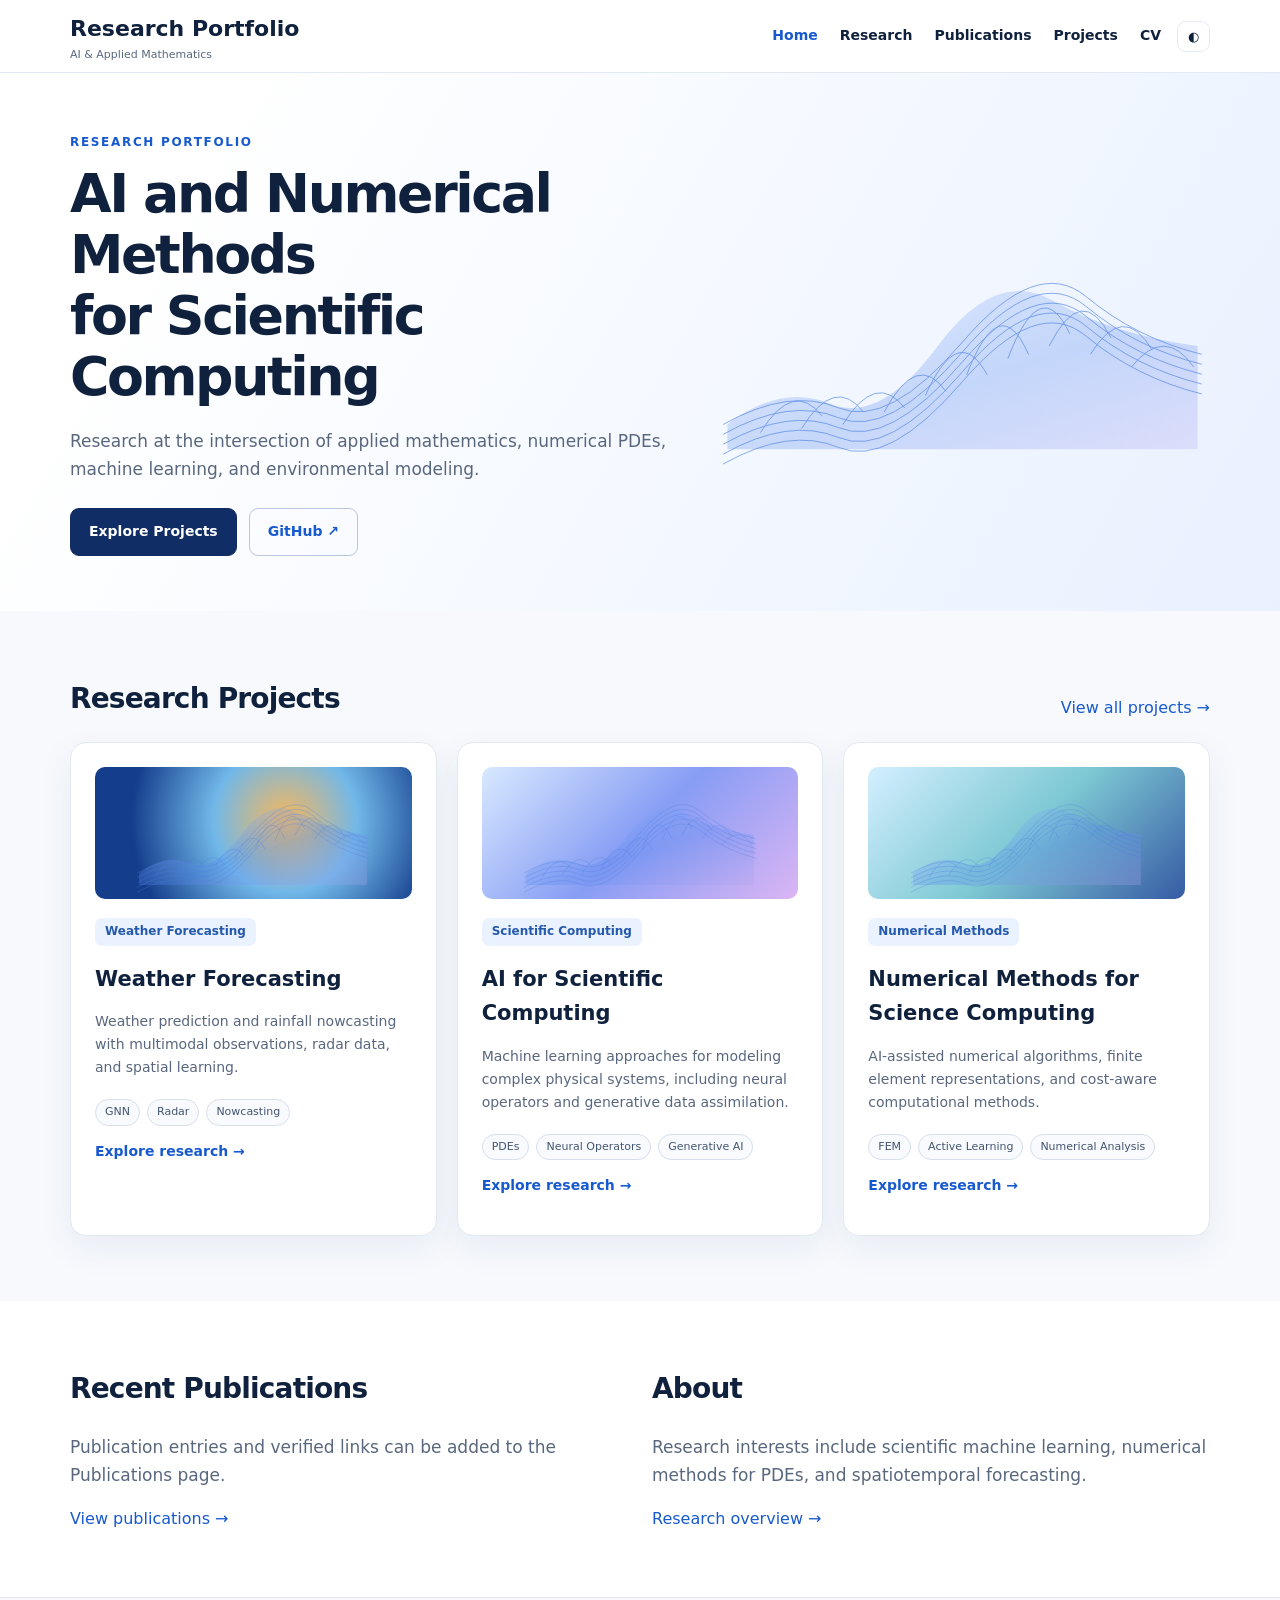
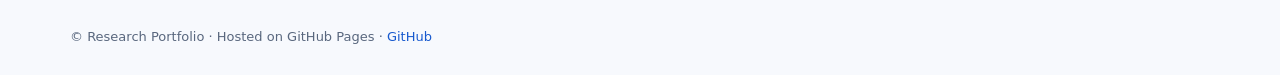
<file: index.html>
<!doctype html><html lang="en"><head><meta charset="utf-8"><meta name="viewport" content="width=device-width, initial-scale=1"><meta name="description" content="Research portfolio in weather forecasting, scientific computing and numerical methods."><title>Home | Research Portfolio</title><link rel="stylesheet" href="style.css"></head><body><header class="nav"><div class="container nav-inner"><a class="brand" href="index.html">Research Portfolio<small>AI &amp; Applied Mathematics</small></a><div class="nav-right"><nav class="nav-links" aria-label="Main navigation"><a class="active" href="index.html">Home</a><a class="" href="research.html">Research</a><a class="" href="publications.html">Publications</a><a class="" href="projects.html">Projects</a><a class="" href="cv.html">CV</a></nav><button class="theme-toggle" aria-label="Toggle dark mode" title="Toggle dark mode">◐</button></div></div></header><main><section class="hero"><div class="container hero-inner"><div><span class="eyebrow">Research portfolio</span><h1>AI and Numerical Methods<br>for Scientific Computing</h1><p class="lead">Research at the intersection of applied mathematics, numerical PDEs, machine learning, and environmental modeling.</p><div class="btns"><a class="btn primary" href="projects.html">Explore Projects</a><a class="btn" href="https://github.com/jslee777-code">GitHub ↗</a></div></div><div class="hero-art"><img src="assets/mesh.svg" alt="Stylized numerical surface mesh" style="width:100%"></div></div></section><section class="section"><div class="container"><div class="section-head"><h2>Research Projects</h2><a href="projects.html">View all projects →</a></div><div class="grid"><article class="card"><div class="card-art weather"><img src="assets/mesh.svg" alt="Abstract mathematical mesh visualization" style="height:100%;width:100%;object-fit:contain"></div><span class="tag">Weather Forecasting</span><h3>Weather Forecasting</h3><p>Weather prediction and rainfall nowcasting with multimodal observations, radar data, and spatial learning.</p><div class="pill-row"><span class="pill">GNN</span><span class="pill">Radar</span><span class="pill">Nowcasting</span></div><p><a class="mini-link" href="projects/weather-forecasting.html">Explore research →</a></p></article><article class="card"><div class="card-art science"><img src="assets/mesh.svg" alt="Abstract mathematical mesh visualization" style="height:100%;width:100%;object-fit:contain"></div><span class="tag">Scientific Computing</span><h3>AI for Scientific Computing</h3><p>Machine learning approaches for modeling complex physical systems, including neural operators and generative data assimilation.</p><div class="pill-row"><span class="pill">PDEs</span><span class="pill">Neural Operators</span><span class="pill">Generative AI</span></div><p><a class="mini-link" href="projects/scientific-computing.html">Explore research →</a></p></article><article class="card"><div class="card-art numeric"><img src="assets/mesh.svg" alt="Abstract mathematical mesh visualization" style="height:100%;width:100%;object-fit:contain"></div><span class="tag">Numerical Methods</span><h3>Numerical Methods for Science Computing</h3><p>AI-assisted numerical algorithms, finite element representations, and cost-aware computational methods.</p><div class="pill-row"><span class="pill">FEM</span><span class="pill">Active Learning</span><span class="pill">Numerical Analysis</span></div><p><a class="mini-link" href="projects/numerical-methods.html">Explore research →</a></p></article></div></div></section><section class="section alt"><div class="container two-col"><div><h2>Recent Publications</h2><p class="lead">Publication entries and verified links can be added to the Publications page.</p><a href="publications.html">View publications →</a></div><div><h2>About</h2><p class="lead">Research interests include scientific machine learning, numerical methods for PDEs, and spatiotemporal forecasting.</p><a href="research.html">Research overview →</a></div></div></section></main><footer class="footer"><div class="container">© Research Portfolio · Hosted on GitHub Pages · <a href="https://github.com/jslee777-code">GitHub</a></div></footer><script src="script.js"></script></body></html>
</file>
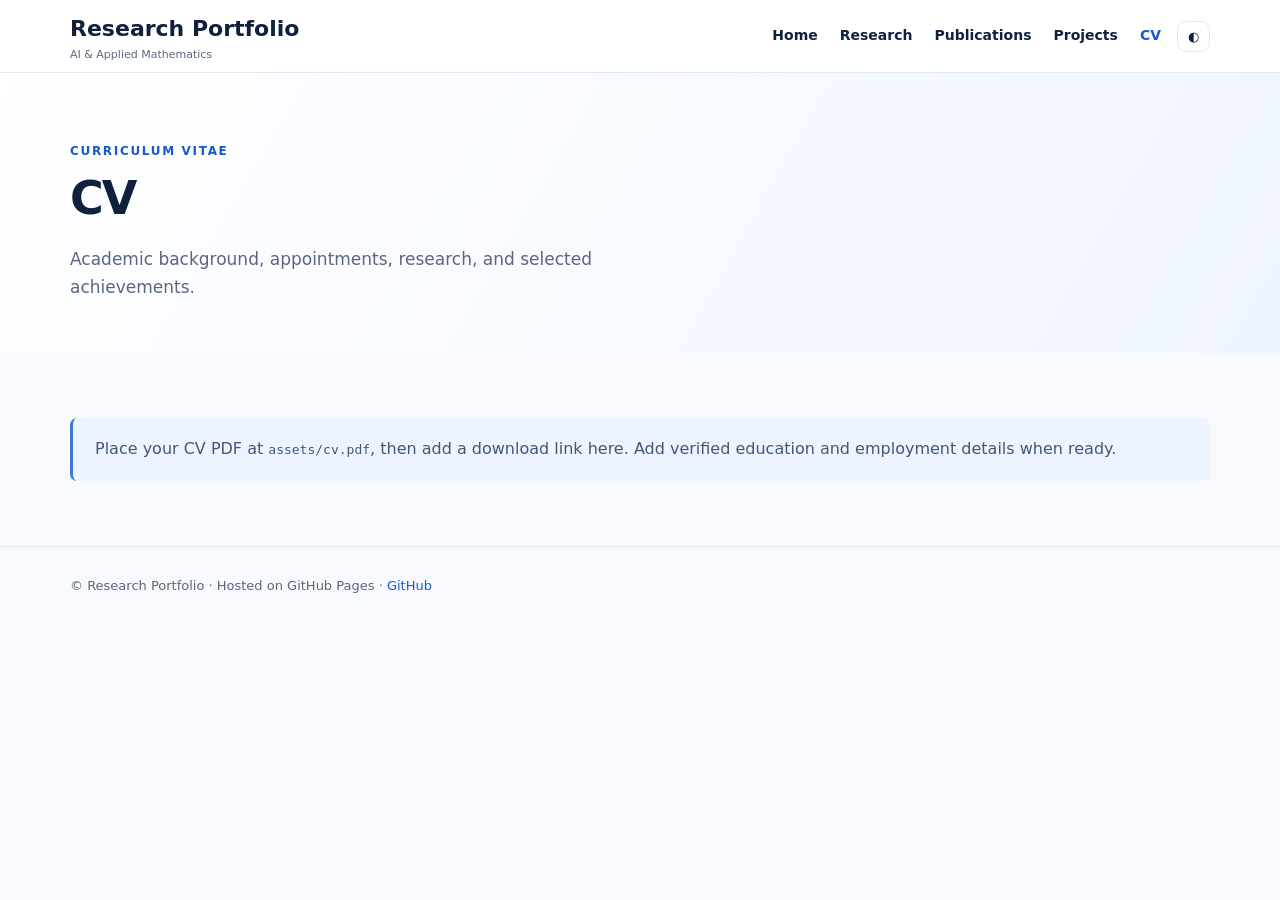
<file: cv.html>
<!doctype html><html lang="en"><head><meta charset="utf-8"><meta name="viewport" content="width=device-width, initial-scale=1"><meta name="description" content="Research portfolio in weather forecasting, scientific computing and numerical methods."><title>CV | Research Portfolio</title><link rel="stylesheet" href="style.css"></head><body><header class="nav"><div class="container nav-inner"><a class="brand" href="index.html">Research Portfolio<small>AI &amp; Applied Mathematics</small></a><div class="nav-right"><nav class="nav-links" aria-label="Main navigation"><a class="" href="index.html">Home</a><a class="" href="research.html">Research</a><a class="" href="publications.html">Publications</a><a class="" href="projects.html">Projects</a><a class="active" href="cv.html">CV</a></nav><button class="theme-toggle" aria-label="Toggle dark mode" title="Toggle dark mode">◐</button></div></div></header><main><section class="page-hero"><div class="container"><span class="eyebrow">Curriculum Vitae</span><h1>CV</h1><p class="lead">Academic background, appointments, research, and selected achievements.</p></div></section><section class="section"><div class="container"><div class="note">Place your CV PDF at <code>assets/cv.pdf</code>, then add a download link here. Add verified education and employment details when ready.</div></div></section></main><footer class="footer"><div class="container">© Research Portfolio · Hosted on GitHub Pages · <a href="https://github.com/jslee777-code">GitHub</a></div></footer><script src="script.js"></script></body></html>
</file>
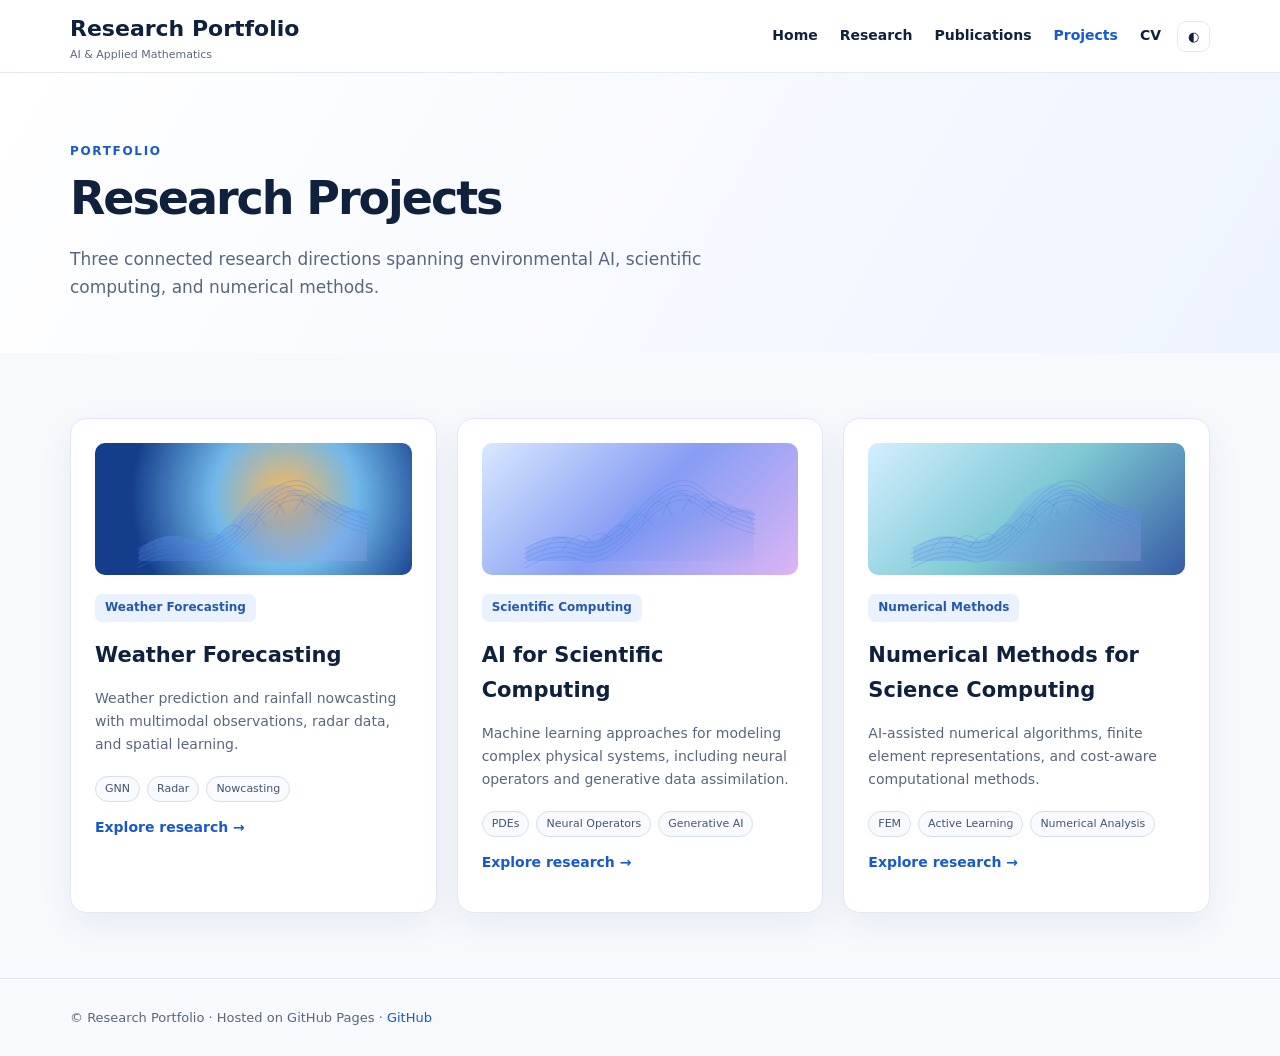
<file: projects.html>
<!doctype html><html lang="en"><head><meta charset="utf-8"><meta name="viewport" content="width=device-width, initial-scale=1"><meta name="description" content="Research portfolio in weather forecasting, scientific computing and numerical methods."><title>Projects | Research Portfolio</title><link rel="stylesheet" href="style.css"></head><body><header class="nav"><div class="container nav-inner"><a class="brand" href="index.html">Research Portfolio<small>AI &amp; Applied Mathematics</small></a><div class="nav-right"><nav class="nav-links" aria-label="Main navigation"><a class="" href="index.html">Home</a><a class="" href="research.html">Research</a><a class="" href="publications.html">Publications</a><a class="active" href="projects.html">Projects</a><a class="" href="cv.html">CV</a></nav><button class="theme-toggle" aria-label="Toggle dark mode" title="Toggle dark mode">◐</button></div></div></header><main><section class="page-hero"><div class="container"><span class="eyebrow">Portfolio</span><h1>Research Projects</h1><p class="lead">Three connected research directions spanning environmental AI, scientific computing, and numerical methods.</p></div></section><section class="section"><div class="container"><div class="grid"><article class="card"><div class="card-art weather"><img src="assets/mesh.svg" alt="Abstract mathematical mesh visualization" style="height:100%;width:100%;object-fit:contain"></div><span class="tag">Weather Forecasting</span><h3>Weather Forecasting</h3><p>Weather prediction and rainfall nowcasting with multimodal observations, radar data, and spatial learning.</p><div class="pill-row"><span class="pill">GNN</span><span class="pill">Radar</span><span class="pill">Nowcasting</span></div><p><a class="mini-link" href="projects/weather-forecasting.html">Explore research →</a></p></article><article class="card"><div class="card-art science"><img src="assets/mesh.svg" alt="Abstract mathematical mesh visualization" style="height:100%;width:100%;object-fit:contain"></div><span class="tag">Scientific Computing</span><h3>AI for Scientific Computing</h3><p>Machine learning approaches for modeling complex physical systems, including neural operators and generative data assimilation.</p><div class="pill-row"><span class="pill">PDEs</span><span class="pill">Neural Operators</span><span class="pill">Generative AI</span></div><p><a class="mini-link" href="projects/scientific-computing.html">Explore research →</a></p></article><article class="card"><div class="card-art numeric"><img src="assets/mesh.svg" alt="Abstract mathematical mesh visualization" style="height:100%;width:100%;object-fit:contain"></div><span class="tag">Numerical Methods</span><h3>Numerical Methods for Science Computing</h3><p>AI-assisted numerical algorithms, finite element representations, and cost-aware computational methods.</p><div class="pill-row"><span class="pill">FEM</span><span class="pill">Active Learning</span><span class="pill">Numerical Analysis</span></div><p><a class="mini-link" href="projects/numerical-methods.html">Explore research →</a></p></article></div></div></section></main><footer class="footer"><div class="container">© Research Portfolio · Hosted on GitHub Pages · <a href="https://github.com/jslee777-code">GitHub</a></div></footer><script src="script.js"></script></body></html>
</file>
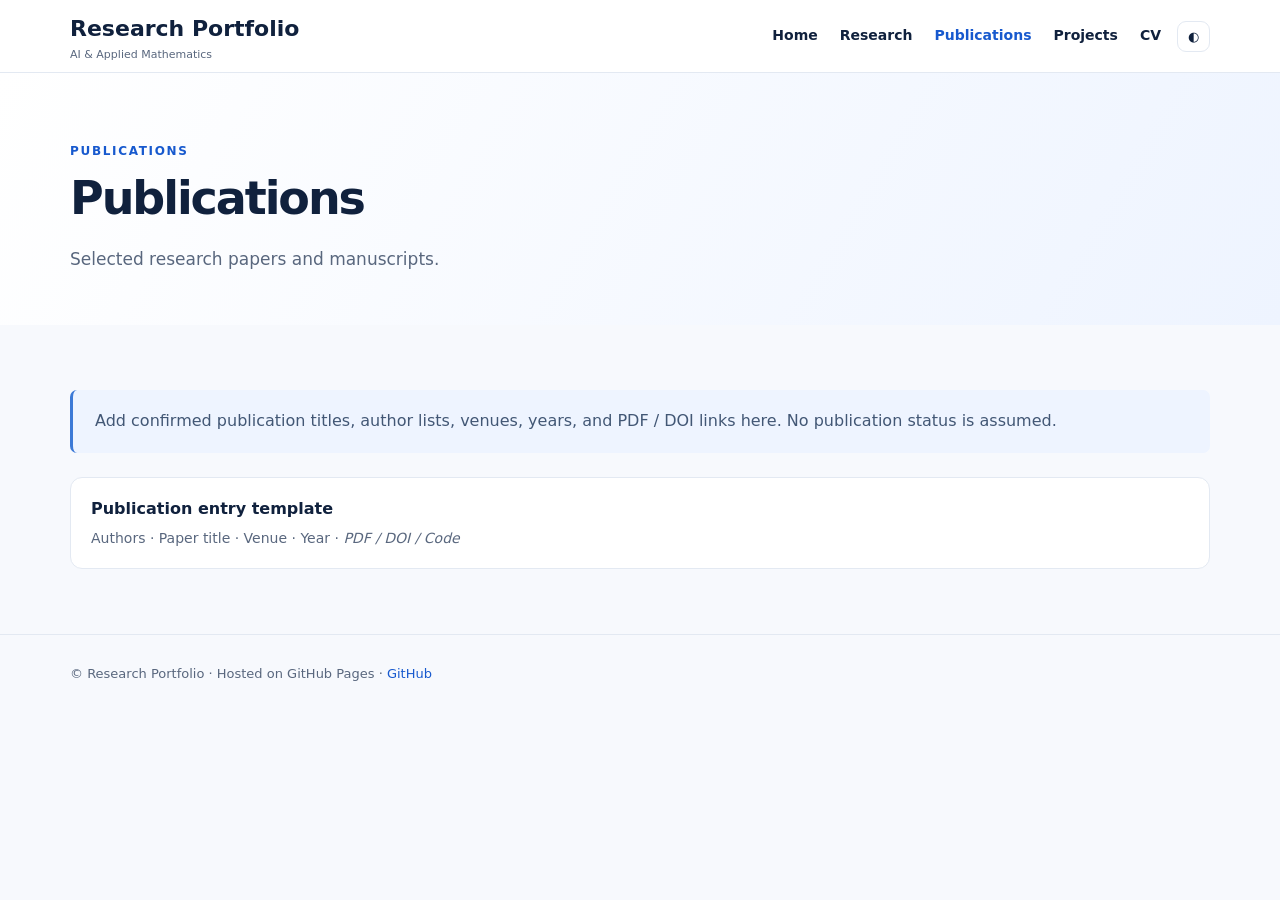
<file: publications.html>
<!doctype html><html lang="en"><head><meta charset="utf-8"><meta name="viewport" content="width=device-width, initial-scale=1"><meta name="description" content="Research portfolio in weather forecasting, scientific computing and numerical methods."><title>Publications | Research Portfolio</title><link rel="stylesheet" href="style.css"></head><body><header class="nav"><div class="container nav-inner"><a class="brand" href="index.html">Research Portfolio<small>AI &amp; Applied Mathematics</small></a><div class="nav-right"><nav class="nav-links" aria-label="Main navigation"><a class="" href="index.html">Home</a><a class="" href="research.html">Research</a><a class="active" href="publications.html">Publications</a><a class="" href="projects.html">Projects</a><a class="" href="cv.html">CV</a></nav><button class="theme-toggle" aria-label="Toggle dark mode" title="Toggle dark mode">◐</button></div></div></header><main><section class="page-hero"><div class="container"><span class="eyebrow">Publications</span><h1>Publications</h1><p class="lead">Selected research papers and manuscripts.</p></div></section><section class="section"><div class="container"><div class="note">Add confirmed publication titles, author lists, venues, years, and PDF / DOI links here. No publication status is assumed.</div><div class="list" style="margin-top:24px"><div class="list-item"><strong>Publication entry template</strong><p>Authors · Paper title · Venue · Year · <em>PDF / DOI / Code</em></p></div></div></div></section></main><footer class="footer"><div class="container">© Research Portfolio · Hosted on GitHub Pages · <a href="https://github.com/jslee777-code">GitHub</a></div></footer><script src="script.js"></script></body></html>
</file>
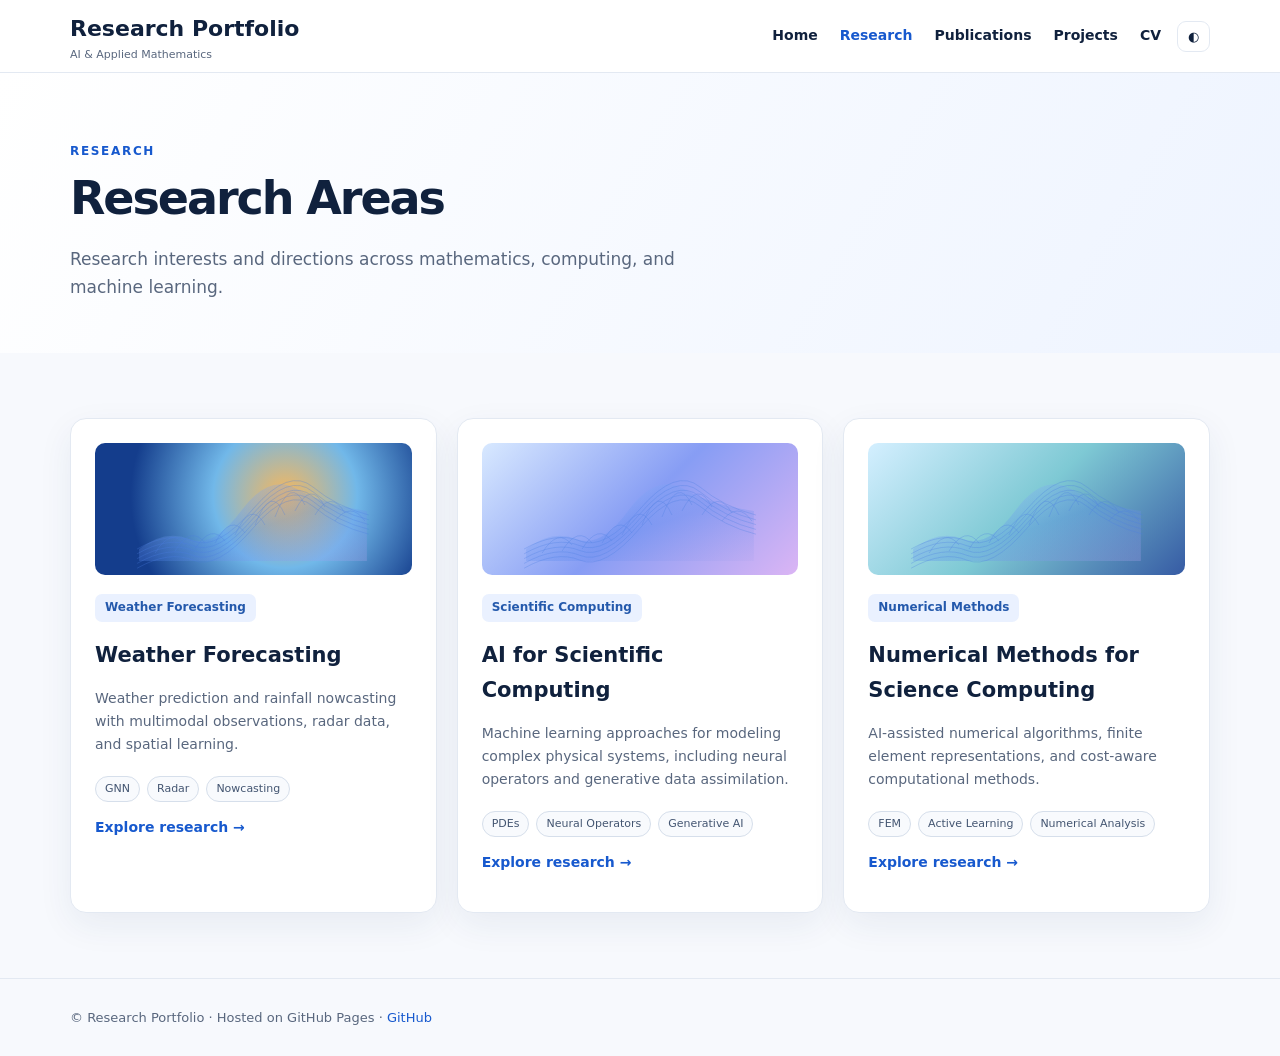
<file: research.html>
<!doctype html><html lang="en"><head><meta charset="utf-8"><meta name="viewport" content="width=device-width, initial-scale=1"><meta name="description" content="Research portfolio in weather forecasting, scientific computing and numerical methods."><title>Research | Research Portfolio</title><link rel="stylesheet" href="style.css"></head><body><header class="nav"><div class="container nav-inner"><a class="brand" href="index.html">Research Portfolio<small>AI &amp; Applied Mathematics</small></a><div class="nav-right"><nav class="nav-links" aria-label="Main navigation"><a class="" href="index.html">Home</a><a class="active" href="research.html">Research</a><a class="" href="publications.html">Publications</a><a class="" href="projects.html">Projects</a><a class="" href="cv.html">CV</a></nav><button class="theme-toggle" aria-label="Toggle dark mode" title="Toggle dark mode">◐</button></div></div></header><main><section class="page-hero"><div class="container"><span class="eyebrow">Research</span><h1>Research Areas</h1><p class="lead">Research interests and directions across mathematics, computing, and machine learning.</p></div></section><section class="section"><div class="container"><div class="grid"><article class="card"><div class="card-art weather"><img src="assets/mesh.svg" alt="Abstract mathematical mesh visualization" style="height:100%;width:100%;object-fit:contain"></div><span class="tag">Weather Forecasting</span><h3>Weather Forecasting</h3><p>Weather prediction and rainfall nowcasting with multimodal observations, radar data, and spatial learning.</p><div class="pill-row"><span class="pill">GNN</span><span class="pill">Radar</span><span class="pill">Nowcasting</span></div><p><a class="mini-link" href="projects/weather-forecasting.html">Explore research →</a></p></article><article class="card"><div class="card-art science"><img src="assets/mesh.svg" alt="Abstract mathematical mesh visualization" style="height:100%;width:100%;object-fit:contain"></div><span class="tag">Scientific Computing</span><h3>AI for Scientific Computing</h3><p>Machine learning approaches for modeling complex physical systems, including neural operators and generative data assimilation.</p><div class="pill-row"><span class="pill">PDEs</span><span class="pill">Neural Operators</span><span class="pill">Generative AI</span></div><p><a class="mini-link" href="projects/scientific-computing.html">Explore research →</a></p></article><article class="card"><div class="card-art numeric"><img src="assets/mesh.svg" alt="Abstract mathematical mesh visualization" style="height:100%;width:100%;object-fit:contain"></div><span class="tag">Numerical Methods</span><h3>Numerical Methods for Science Computing</h3><p>AI-assisted numerical algorithms, finite element representations, and cost-aware computational methods.</p><div class="pill-row"><span class="pill">FEM</span><span class="pill">Active Learning</span><span class="pill">Numerical Analysis</span></div><p><a class="mini-link" href="projects/numerical-methods.html">Explore research →</a></p></article></div></div></section></main><footer class="footer"><div class="container">© Research Portfolio · Hosted on GitHub Pages · <a href="https://github.com/jslee777-code">GitHub</a></div></footer><script src="script.js"></script></body></html>
</file>
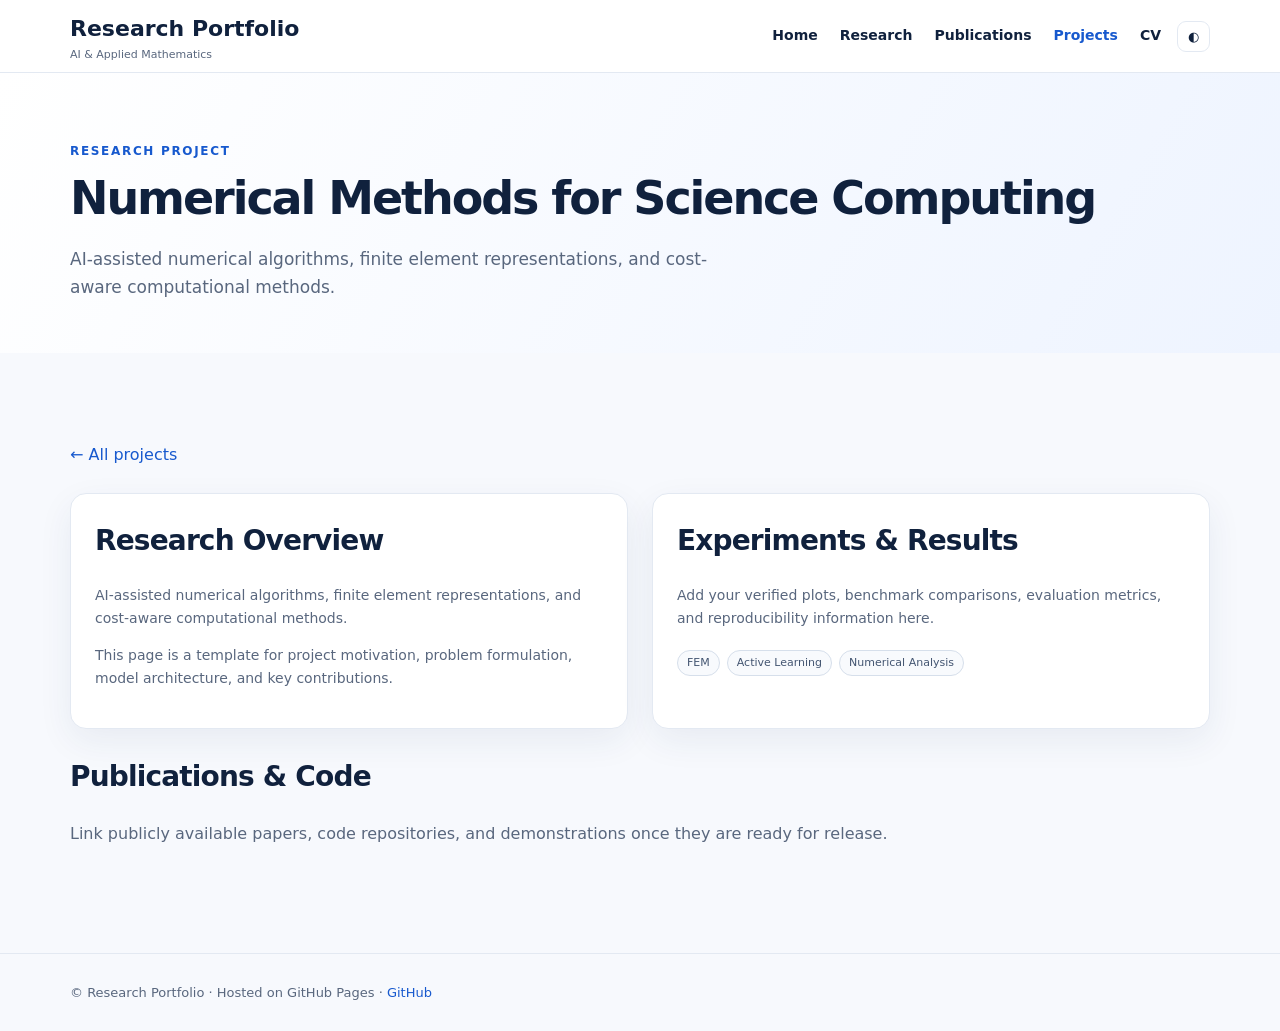
<file: projects/numerical-methods.html>
<!doctype html><html lang="en"><head><meta charset="utf-8"><meta name="viewport" content="width=device-width, initial-scale=1"><meta name="description" content="Research portfolio in weather forecasting, scientific computing and numerical methods."><title>Numerical Methods for Science Computing | Research Portfolio</title><link rel="stylesheet" href="../style.css"></head><body><header class="nav"><div class="container nav-inner"><a class="brand" href="../index.html">Research Portfolio<small>AI &amp; Applied Mathematics</small></a><div class="nav-right"><nav class="nav-links" aria-label="Main navigation"><a class="" href="../index.html">Home</a><a class="" href="../research.html">Research</a><a class="" href="../publications.html">Publications</a><a class="active" href="../projects.html">Projects</a><a class="" href="../cv.html">CV</a></nav><button class="theme-toggle" aria-label="Toggle dark mode" title="Toggle dark mode">◐</button></div></div></header><main><section class="page-hero"><div class="container"><span class="eyebrow">Research project</span><h1>Numerical Methods for Science Computing</h1><p class="lead">AI-assisted numerical algorithms, finite element representations, and cost-aware computational methods.</p></div></section><section class="section"><div class="container"><a class="back" href="../projects.html">← All projects</a><div class="two-col"><div class="card"><h2>Research Overview</h2><p>AI-assisted numerical algorithms, finite element representations, and cost-aware computational methods.</p><p>This page is a template for project motivation, problem formulation, model architecture, and key contributions.</p></div><div class="card"><h2>Experiments &amp; Results</h2><p>Add your verified plots, benchmark comparisons, evaluation metrics, and reproducibility information here.</p><div class="pill-row"><span class="pill">FEM</span><span class="pill">Active Learning</span><span class="pill">Numerical Analysis</span></div></div></div><div class="detail-section"><h2>Publications &amp; Code</h2><p>Link publicly available papers, code repositories, and demonstrations once they are ready for release.</p></div></div></section></main><footer class="footer"><div class="container">© Research Portfolio · Hosted on GitHub Pages · <a href="https://github.com/jslee777-code">GitHub</a></div></footer><script src="../script.js"></script></body></html>
</file>
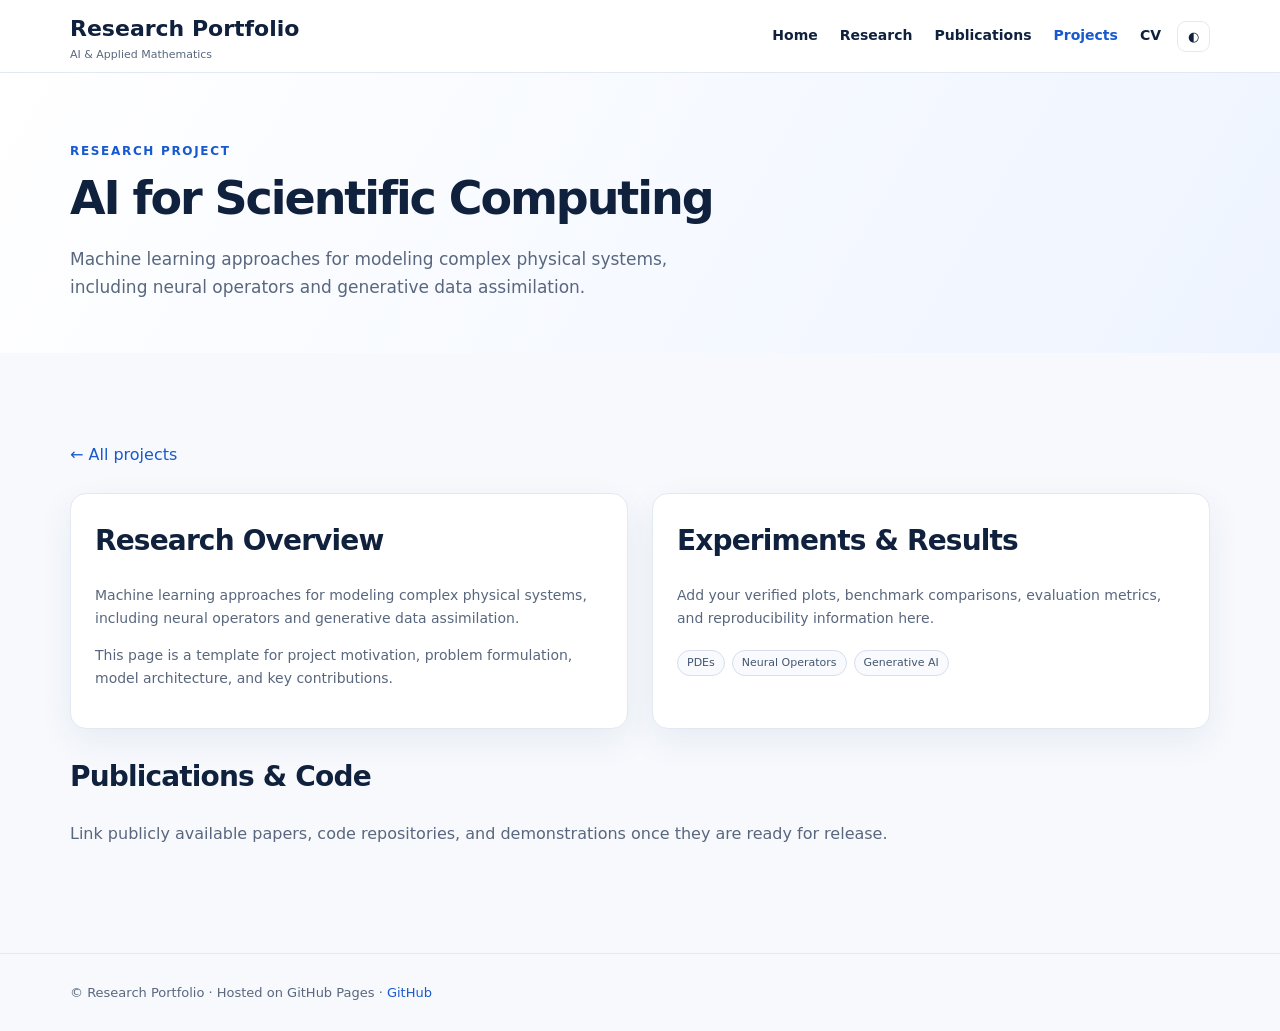
<file: projects/scientific-computing.html>
<!doctype html><html lang="en"><head><meta charset="utf-8"><meta name="viewport" content="width=device-width, initial-scale=1"><meta name="description" content="Research portfolio in weather forecasting, scientific computing and numerical methods."><title>AI for Scientific Computing | Research Portfolio</title><link rel="stylesheet" href="../style.css"></head><body><header class="nav"><div class="container nav-inner"><a class="brand" href="../index.html">Research Portfolio<small>AI &amp; Applied Mathematics</small></a><div class="nav-right"><nav class="nav-links" aria-label="Main navigation"><a class="" href="../index.html">Home</a><a class="" href="../research.html">Research</a><a class="" href="../publications.html">Publications</a><a class="active" href="../projects.html">Projects</a><a class="" href="../cv.html">CV</a></nav><button class="theme-toggle" aria-label="Toggle dark mode" title="Toggle dark mode">◐</button></div></div></header><main><section class="page-hero"><div class="container"><span class="eyebrow">Research project</span><h1>AI for Scientific Computing</h1><p class="lead">Machine learning approaches for modeling complex physical systems, including neural operators and generative data assimilation.</p></div></section><section class="section"><div class="container"><a class="back" href="../projects.html">← All projects</a><div class="two-col"><div class="card"><h2>Research Overview</h2><p>Machine learning approaches for modeling complex physical systems, including neural operators and generative data assimilation.</p><p>This page is a template for project motivation, problem formulation, model architecture, and key contributions.</p></div><div class="card"><h2>Experiments &amp; Results</h2><p>Add your verified plots, benchmark comparisons, evaluation metrics, and reproducibility information here.</p><div class="pill-row"><span class="pill">PDEs</span><span class="pill">Neural Operators</span><span class="pill">Generative AI</span></div></div></div><div class="detail-section"><h2>Publications &amp; Code</h2><p>Link publicly available papers, code repositories, and demonstrations once they are ready for release.</p></div></div></section></main><footer class="footer"><div class="container">© Research Portfolio · Hosted on GitHub Pages · <a href="https://github.com/jslee777-code">GitHub</a></div></footer><script src="../script.js"></script></body></html>
</file>
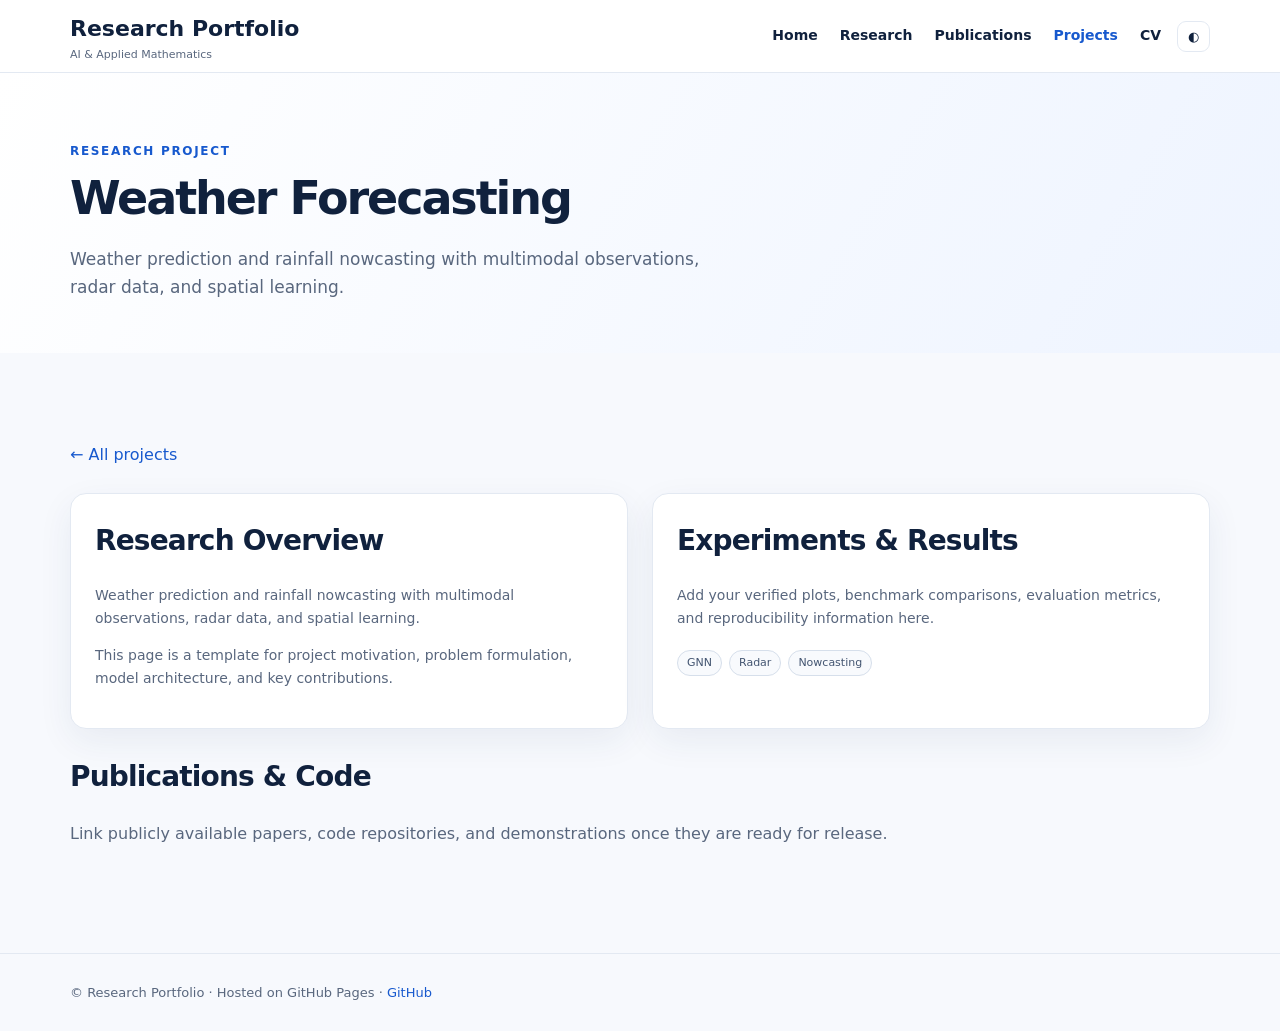
<file: projects/weather-forecasting.html>
<!doctype html><html lang="en"><head><meta charset="utf-8"><meta name="viewport" content="width=device-width, initial-scale=1"><meta name="description" content="Research portfolio in weather forecasting, scientific computing and numerical methods."><title>Weather Forecasting | Research Portfolio</title><link rel="stylesheet" href="../style.css"></head><body><header class="nav"><div class="container nav-inner"><a class="brand" href="../index.html">Research Portfolio<small>AI &amp; Applied Mathematics</small></a><div class="nav-right"><nav class="nav-links" aria-label="Main navigation"><a class="" href="../index.html">Home</a><a class="" href="../research.html">Research</a><a class="" href="../publications.html">Publications</a><a class="active" href="../projects.html">Projects</a><a class="" href="../cv.html">CV</a></nav><button class="theme-toggle" aria-label="Toggle dark mode" title="Toggle dark mode">◐</button></div></div></header><main><section class="page-hero"><div class="container"><span class="eyebrow">Research project</span><h1>Weather Forecasting</h1><p class="lead">Weather prediction and rainfall nowcasting with multimodal observations, radar data, and spatial learning.</p></div></section><section class="section"><div class="container"><a class="back" href="../projects.html">← All projects</a><div class="two-col"><div class="card"><h2>Research Overview</h2><p>Weather prediction and rainfall nowcasting with multimodal observations, radar data, and spatial learning.</p><p>This page is a template for project motivation, problem formulation, model architecture, and key contributions.</p></div><div class="card"><h2>Experiments &amp; Results</h2><p>Add your verified plots, benchmark comparisons, evaluation metrics, and reproducibility information here.</p><div class="pill-row"><span class="pill">GNN</span><span class="pill">Radar</span><span class="pill">Nowcasting</span></div></div></div><div class="detail-section"><h2>Publications &amp; Code</h2><p>Link publicly available papers, code repositories, and demonstrations once they are ready for release.</p></div></div></section></main><footer class="footer"><div class="container">© Research Portfolio · Hosted on GitHub Pages · <a href="https://github.com/jslee777-code">GitHub</a></div></footer><script src="../script.js"></script></body></html>
</file>
<file: style.css>
:root{--ink:#10213d;--muted:#59677e;--blue:#1759ce;--line:#e3e9f2;--bg:#f7f9fd;--card:#fff;--shadow:0 12px 35px rgba(28,55,94,.07)}*{box-sizing:border-box}html{scroll-behavior:smooth}body{margin:0;font-family:Inter,ui-sans-serif,system-ui,-apple-system,Segoe UI,sans-serif;background:var(--bg);color:var(--ink);line-height:1.65}a{color:var(--blue);text-decoration:none}a:hover{text-decoration:underline}.container{width:min(1140px,calc(100% - 40px));margin:auto}.nav{background:rgba(255,255,255,.96);border-bottom:1px solid var(--line);position:sticky;top:0;z-index:10}.nav-inner{min-height:72px;display:flex;align-items:center;justify-content:space-between;gap:24px}.brand{font-size:22px;font-weight:800;color:var(--ink)}.brand small{display:block;font-size:11px;font-weight:500;color:var(--muted);line-height:1.2}.nav-links{display:flex;flex-wrap:wrap;gap:22px}.nav-links a{color:var(--ink);font-size:14px;font-weight:600}.nav-links a:hover,.nav-links a.active{color:var(--blue)}.hero{background:linear-gradient(120deg,#fff 15%,#e9f1ff 100%);overflow:hidden}.hero-inner{display:grid;grid-template-columns:1.1fr .9fr;align-items:center;gap:40px;min-height:395px;padding:55px 0}.eyebrow{font-size:12px;font-weight:800;letter-spacing:.14em;text-transform:uppercase;color:var(--blue)}h1{font-size:clamp(34px,4.2vw,55px);line-height:1.13;letter-spacing:-.045em;margin:10px 0 20px}h2{font-size:28px;letter-spacing:-.03em;margin:0 0 20px}h3{margin:0 0 8px;font-size:21px}.lead{font-size:17px;color:var(--muted);max-width:650px}.btns{display:flex;gap:12px;flex-wrap:wrap;margin-top:25px}.btn{display:inline-block;padding:11px 18px;border-radius:9px;font-size:14px;font-weight:700;border:1px solid #b8c7df}.btn.primary{background:#112d65;color:#fff;border-color:#112d65}.hero-art{height:280px;position:relative;display:grid;place-items:center}.hero-art svg{width:100%;height:100%}.section{padding:65px 0}.section.alt{background:#fff}.section-head{display:flex;justify-content:space-between;align-items:center;gap:15px}.grid{display:grid;grid-template-columns:repeat(3,minmax(0,1fr));gap:20px}.card{background:var(--card);border:1px solid var(--line);border-radius:16px;box-shadow:var(--shadow);padding:24px;transition:transform .2s,box-shadow .2s}.card:hover{transform:translateY(-3px);box-shadow:0 18px 38px rgba(28,55,94,.11)}.card p{color:var(--muted);font-size:14px}.tag{display:inline-block;padding:4px 10px;background:#eaf1ff;color:#2459ac;border-radius:7px;font-size:12px;font-weight:700;margin-bottom:16px}.tag.green{background:#e7f7ef;color:#168451}.tag.purple{background:#f0eaff;color:#7253bc}.card-art{height:132px;border-radius:10px;margin:0 0 18px;display:flex;align-items:center;justify-content:center;overflow:hidden}.card-art.weather{background:radial-gradient(circle at 60% 40%,#f7b75b,#71b8e9 35%,#143d8c 75%)}.card-art.science{background:linear-gradient(135deg,#d8e9ff,#879df4,#dbb5f4)}.card-art.numeric{background:linear-gradient(135deg,#d4efff,#7ec9d4,#365ba4)}.card-art svg{width:95%;height:95%}.pill-row{display:flex;gap:7px;flex-wrap:wrap;margin-top:20px}.pill{font-size:11px;border:1px solid #d6dfeb;background:#f8fafd;border-radius:20px;padding:3px 9px;color:#435571}.list{display:grid;gap:12px}.list-item{background:#fff;border:1px solid var(--line);border-radius:12px;padding:18px 20px}.list-item p{margin:5px 0 0;color:var(--muted);font-size:14px}.footer{border-top:1px solid var(--line);padding:28px 0;color:var(--muted);font-size:13px}.page-hero{padding:64px 0 35px;background:linear-gradient(120deg,#fff,#eef4ff)}.page-hero h1{font-size:clamp(32px,4vw,46px)}.note{padding:18px 22px;border-left:3px solid #3c79d6;background:#eef4ff;border-radius:7px;color:#425775}.two-col{display:grid;grid-template-columns:1fr 1fr;gap:24px}.detail-section{padding:25px 0}.detail-section p,.detail-section li{color:var(--muted)}.back{display:inline-block;margin:24px 0}.mini-link{font-weight:700;font-size:14px}.theme-toggle{border:1px solid var(--line);background:transparent;color:var(--ink);border-radius:9px;padding:7px 10px;cursor:pointer}.nav-right{display:flex;align-items:center;gap:16px}body.dark{--ink:#eaf0fc;--muted:#adbbd0;--blue:#89b5ff;--line:#34415b;--bg:#111b2c;--card:#1c2940;--shadow:none}body.dark .nav,body.dark .section.alt{background:#19253a}body.dark .hero,body.dark .page-hero{background:linear-gradient(120deg,#172338,#233d65)}body.dark .list-item{background:var(--card)}body.dark .note{background:#263d5c;color:#d5e0ef}body.dark .tag{background:#253f6b;color:#b8d2ff}body.dark .pill{background:#26354b;color:#c1cde0;border-color:#3a4b67}body.dark .btn.primary{background:#3a73dc;border-color:#3a73dc}@media(max-width:800px){.hero-inner{grid-template-columns:1fr;padding:45px 0}.hero-art{height:190px}.grid{grid-template-columns:1fr}.two-col{grid-template-columns:1fr}.nav-inner{align-items:flex-start;flex-direction:column;padding:15px 0;gap:12px}.nav-right{width:100%;justify-content:space-between}.nav-links{gap:12px}.section{padding:45px 0}}
</file>
